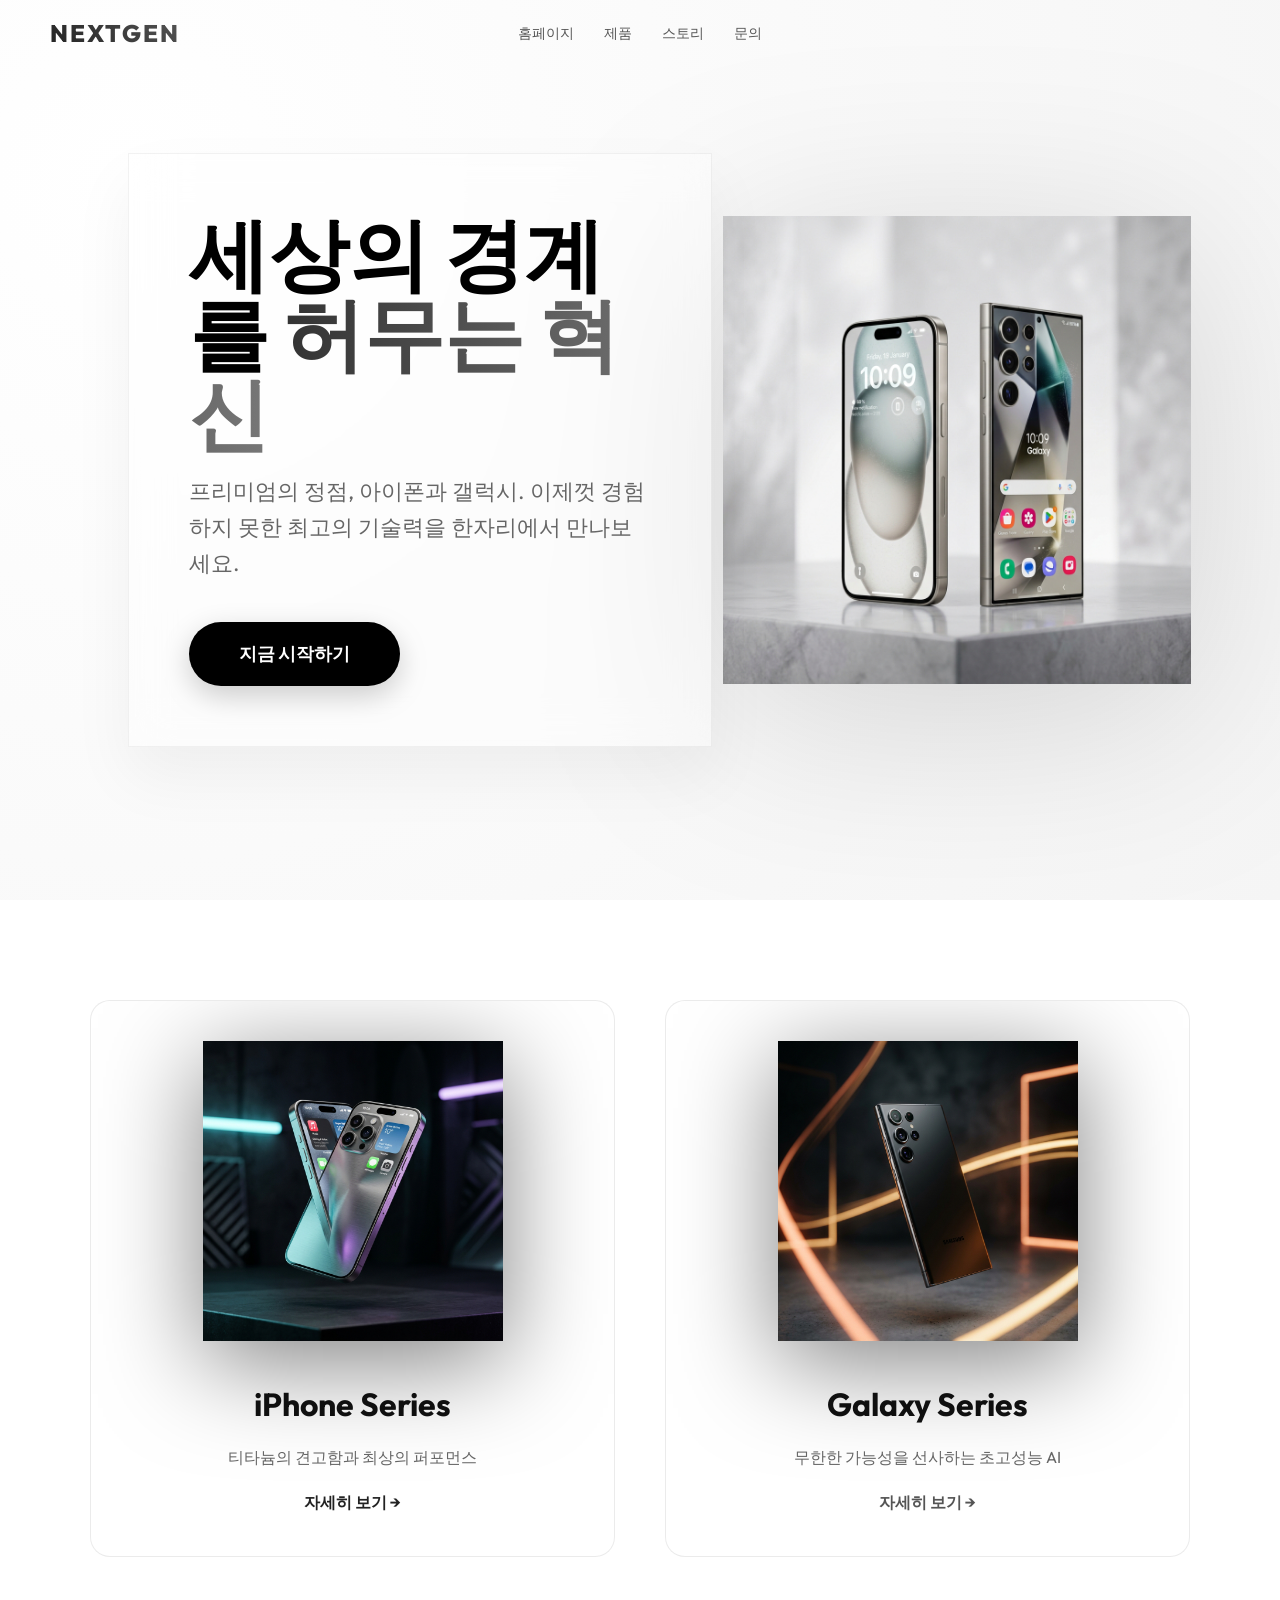
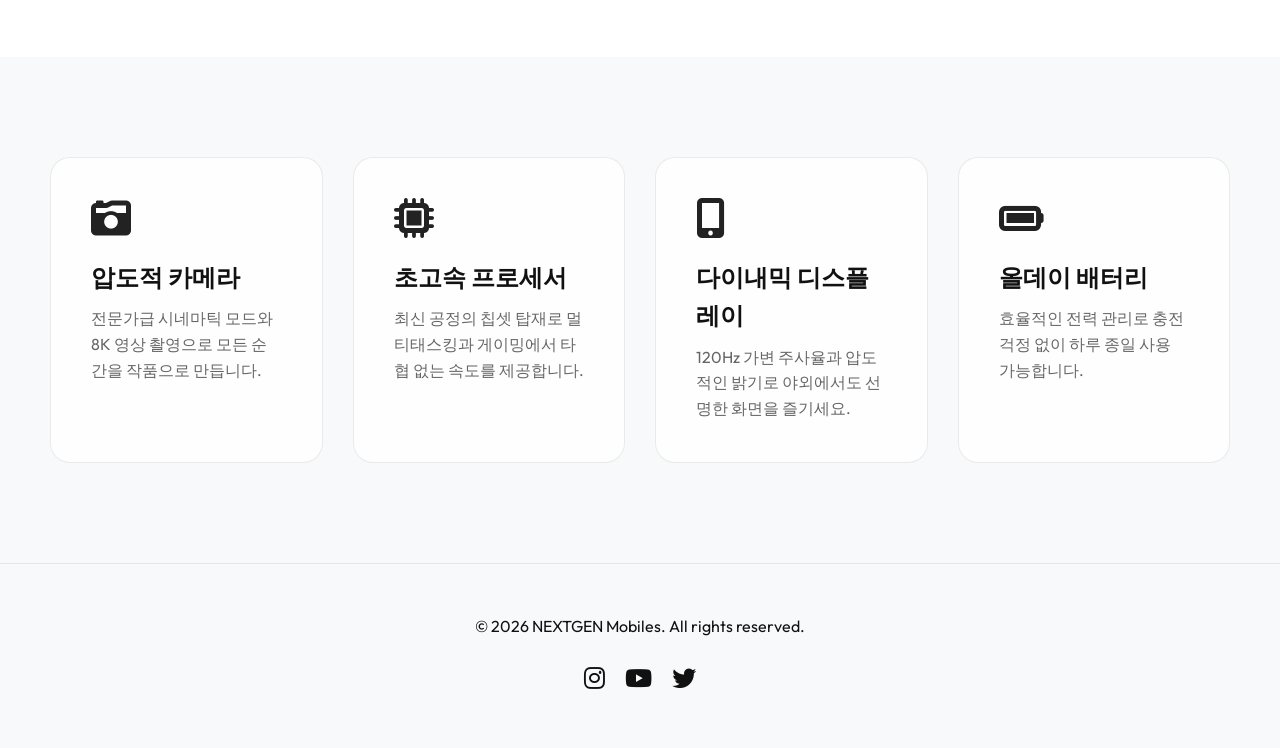
<file: index.html>
<!DOCTYPE html>
<html lang="ko">
<head>
    <meta charset="UTF-8">
    <meta name="viewport" content="width=device-width, initial-scale=1.0">
    <title>NextGen Smartphones | 프리미엄 랜딩 페이지</title>
    <meta name="description" content="아이폰과 갤럭시, 당신의 선택은? 최첨단 기술과 디자인의 조화.">
    <link rel="stylesheet" href="style.css">
    <!-- Font Awesome for Icons -->
    <link rel="stylesheet" href="https://cdnjs.cloudflare.com/ajax/libs/font-awesome/6.4.0/css/all.min.css">
</head>
<body>

    <!-- Navigation -->
    <nav id="navbar">
        <div class="logo">NEXTGEN</div>
        <ul class="nav-links">
            <li><a href="#home">홈페이지</a></li>
            <li><a href="#products">제품</a></li>
            <li><a href="#story">스토리</a></li>
            <li><a href="#contact">문의</a></li>
        </ul>
    </nav>

    <!-- Hero Section Redesign -->
    <section class="hero" id="home">
        <div class="hero-container">
            <div class="hero-content reveal">
                <h1>세상의 경계를 <span>허무는 혁신</span></h1>
                <p>프리미엄의 정점, 아이폰과 갤럭시. 이제껏 경험하지 못한 최고의 기술력을 한자리에서 만나보세요.</p>
                <a href="#products" class="cta-btn">지금 시작하기</a>
            </div>
            <div class="hero-image reveal">
                <img src="assets/hero_duo.png" alt="Premium Duo Smartphones">
            </div>
        </div>
    </section>

    <!-- Products Section -->
    <section class="products" id="products">
        <div class="product-card glass reveal">
            <img src="assets/iphone.png" alt="iPhone Premium">
            <h2>iPhone Series</h2>
            <p style="color: var(--text-muted); margin-bottom: 20px;">티타늄의 견고함과 최상의 퍼포먼스</p>
            <span style="color: var(--primary); font-weight: 600;">자세히 보기 &rarr;</span>
        </div>
        <div class="product-card glass reveal">
            <img src="assets/galaxy.png" alt="Galaxy Premium">
            <h2>Galaxy Series</h2>
            <p style="color: var(--text-muted); margin-bottom: 20px;">무한한 가능성을 선사하는 초고성능 AI</p>
            <span style="color: var(--secondary); font-weight: 600;">자세히 보기 &rarr;</span>
        </div>
    </section>

    <!-- Advantages Section -->
    <section class="advantages" id="story">
        <div class="advantages-grid">
            <div class="adv-item glass reveal">
                <i class="fas fa-camera-retro"></i>
                <h3>압도적 카메라</h3>
                <p>전문가급 시네마틱 모드와 8K 영상 촬영으로 모든 순간을 작품으로 만듭니다.</p>
            </div>
            <div class="adv-item glass reveal">
                <i class="fas fa-microchip"></i>
                <h3>초고속 프로세서</h3>
                <p>최신 공정의 칩셋 탑재로 멀티태스킹과 게이밍에서 타협 없는 속도를 제공합니다.</p>
            </div>
            <div class="adv-item glass reveal">
                <i class="fas fa-mobile-alt"></i>
                <h3>다이내믹 디스플레이</h3>
                <p>120Hz 가변 주사율과 압도적인 밝기로 야외에서도 선명한 화면을 즐기세요.</p>
            </div>
            <div class="adv-item glass reveal">
                <i class="fas fa-battery-full"></i>
                <h3>올데이 배터리</h3>
                <p>효율적인 전력 관리로 충전 걱정 없이 하루 종일 사용 가능합니다.</p>
            </div>
        </div>
    </section>

    <!-- Footer / Contact -->
    <footer style="padding: 50px; text-align: center; border-top: 1px solid var(--glass-border); background: var(--bg-offset);" id="contact">
        <p>&copy; 2026 NEXTGEN Mobiles. All rights reserved.</p>
        <div style="margin-top: 20px; display: flex; justify-content: center; gap: 20px;">
            <a href="#" style="color: var(--text-main); font-size: 1.5rem;"><i class="fab fa-instagram"></i></a>
            <a href="#" style="color: var(--text-main); font-size: 1.5rem;"><i class="fab fa-youtube"></i></a>
            <a href="#" style="color: var(--text-main); font-size: 1.5rem;"><i class="fab fa-twitter"></i></a>
        </div>
    </footer>

    <script src="script.js"></script>
</body>
</html>
</file>
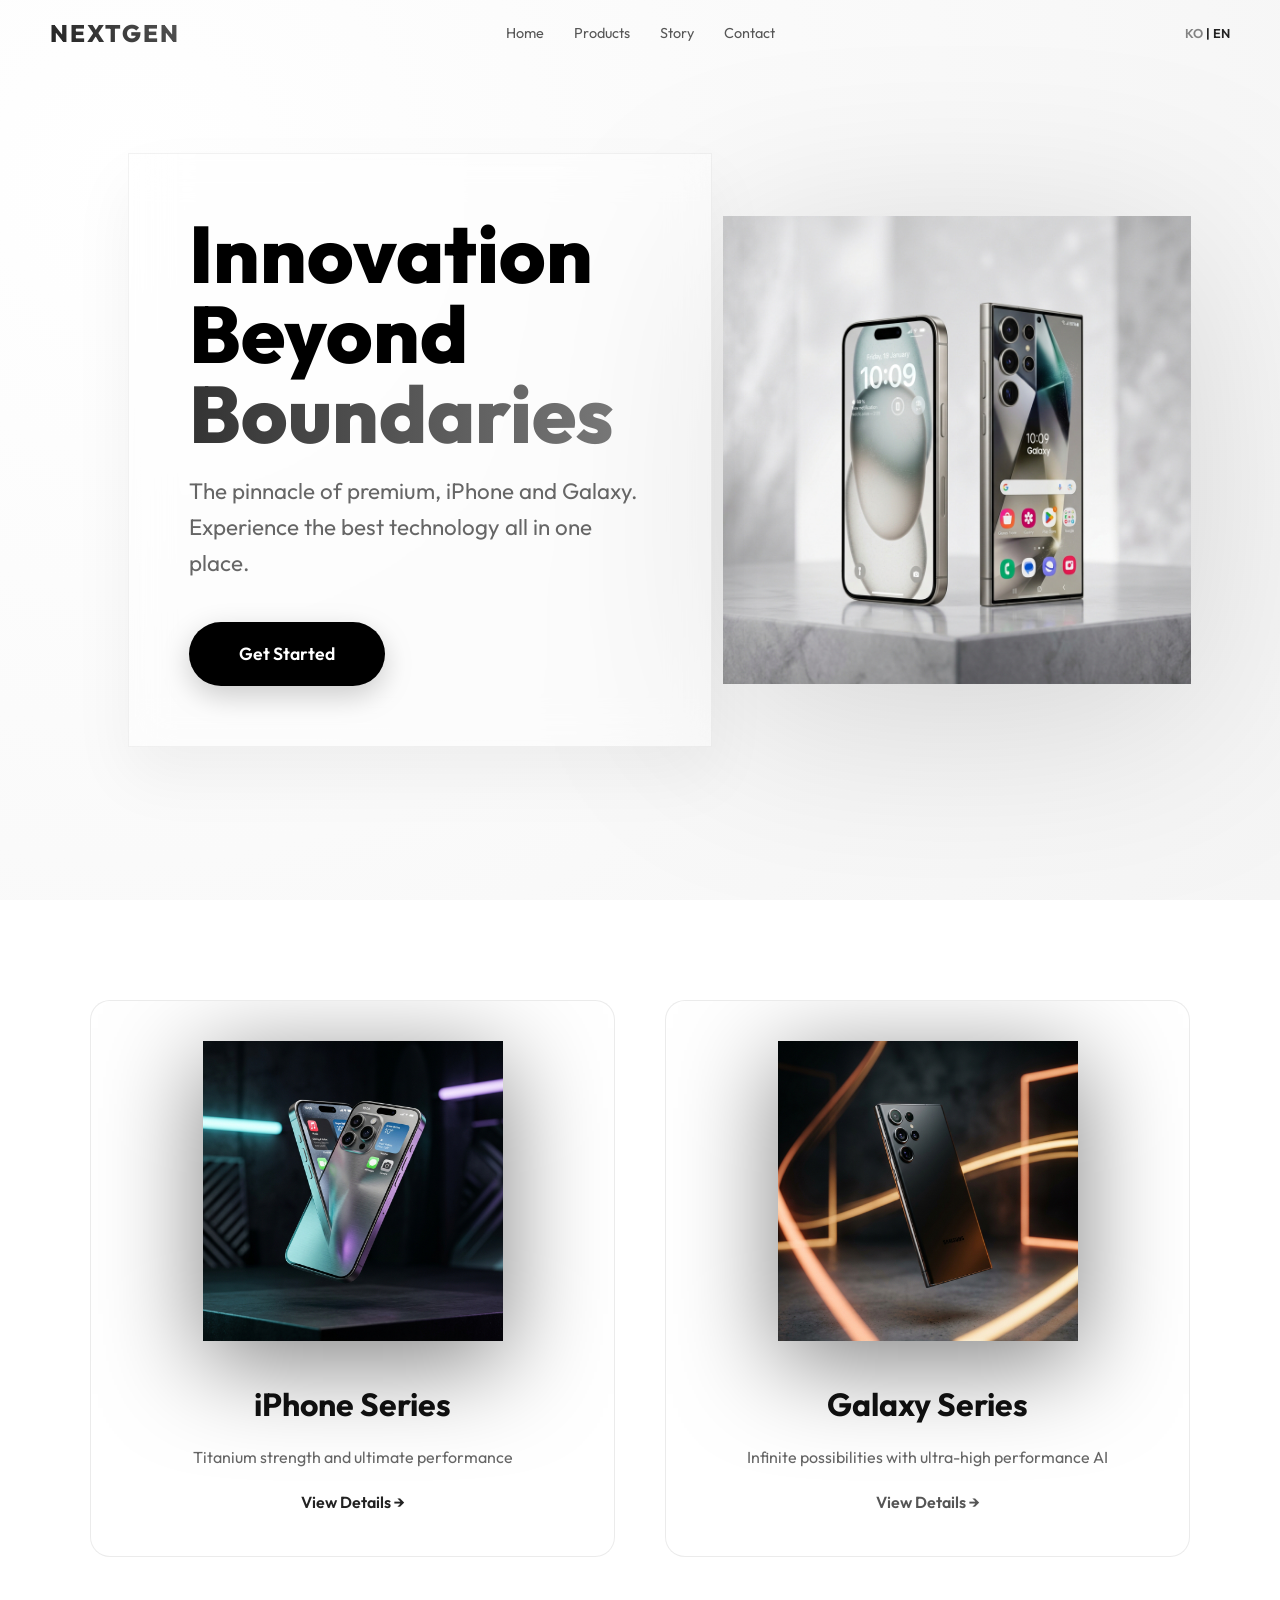
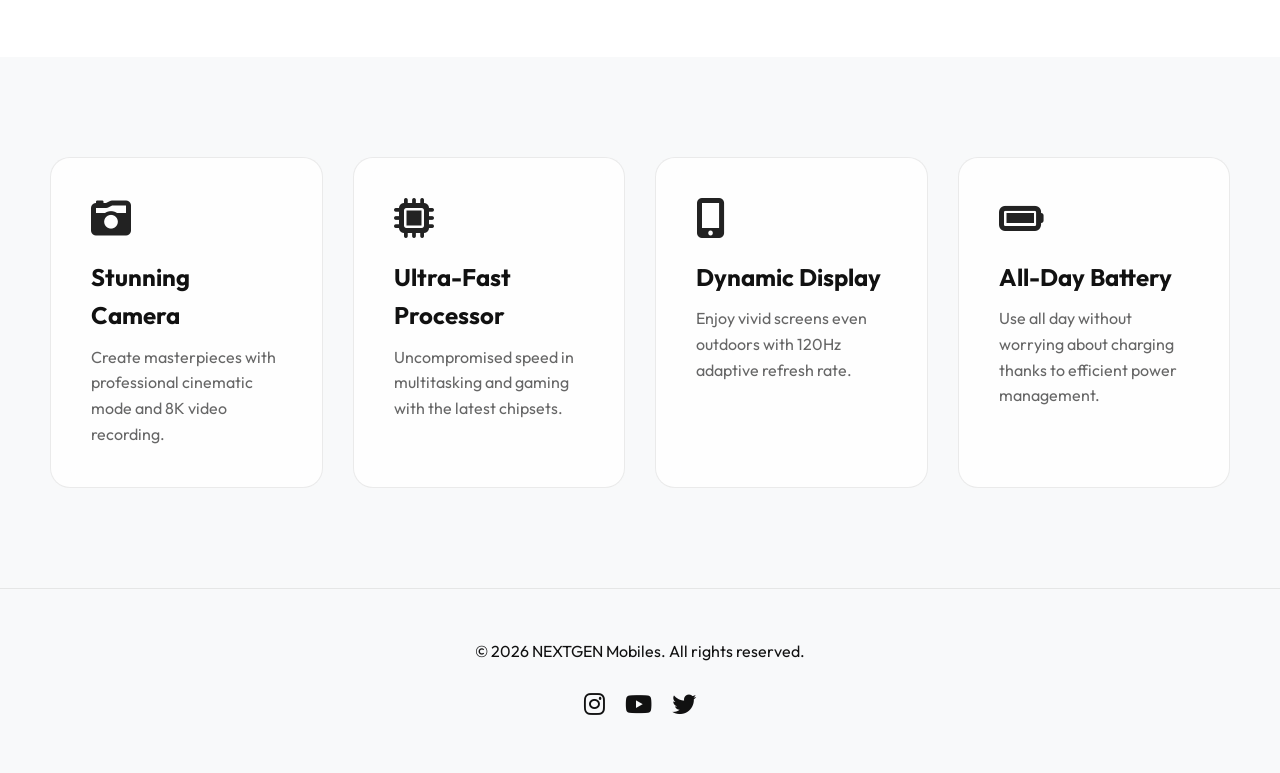
<file: index_en.html>
<!DOCTYPE html>
<html lang="en">
<head>
    <meta charset="UTF-8">
    <meta name="viewport" content="width=device-width, initial-scale=1.0">
    <title>NextGen Smartphones | Premium Landing Page</title>
    <meta name="description" content="iPhone or Galaxy, what's your choice? Experience the blend of cutting-edge technology and design.">
    <link rel="stylesheet" href="style.css">
    <!-- Font Awesome for Icons -->
    <link rel="stylesheet" href="https://cdnjs.cloudflare.com/ajax/libs/font-awesome/6.4.0/css/all.min.css">
</head>
<body>

    <!-- Navigation -->
    <nav id="navbar">
        <div class="logo">NEXTGEN</div>
        <ul class="nav-links">
            <li><a href="#home">Home</a></li>
            <li><a href="#products">Products</a></li>
            <li><a href="#story">Story</a></li>
            <li><a href="#contact">Contact</a></li>
        </ul>
        <div class="lang-switch">
            <a href="index.html">KO</a> | <a href="index_en.html" class="active">EN</a>
        </div>
    </nav>

    <!-- Hero Section Redesign -->
    <section class="hero" id="home">
        <div class="hero-container">
            <div class="hero-content reveal">
                <h1>Innovation Beyond <span>Boundaries</span></h1>
                <p>The pinnacle of premium, iPhone and Galaxy. Experience the best technology all in one place.</p>
                <a href="#products" class="cta-btn">Get Started</a>
            </div>
            <div class="hero-image reveal">
                <img src="assets/hero_duo.png" alt="Premium Duo Smartphones">
            </div>
        </div>
    </section>

    <!-- Products Section -->
    <section class="products" id="products">
        <div class="product-card glass reveal">
            <img src="assets/iphone.png" alt="iPhone Premium">
            <h2>iPhone Series</h2>
            <p style="color: var(--text-muted); margin-bottom: 20px;">Titanium strength and ultimate performance</p>
            <span style="color: var(--primary); font-weight: 600;">View Details &rarr;</span>
        </div>
        <div class="product-card glass reveal">
            <img src="assets/galaxy.png" alt="Galaxy Premium">
            <h2>Galaxy Series</h2>
            <p style="color: var(--text-muted); margin-bottom: 20px;">Infinite possibilities with ultra-high performance AI</p>
            <span style="color: var(--secondary); font-weight: 600;">View Details &rarr;</span>
        </div>
    </section>

    <!-- Advantages Section -->
    <section class="advantages" id="story">
        <div class="advantages-grid">
            <div class="adv-item glass reveal">
                <i class="fas fa-camera-retro"></i>
                <h3>Stunning Camera</h3>
                <p>Create masterpieces with professional cinematic mode and 8K video recording.</p>
            </div>
            <div class="adv-item glass reveal">
                <i class="fas fa-microchip"></i>
                <h3>Ultra-Fast Processor</h3>
                <p>Uncompromised speed in multitasking and gaming with the latest chipsets.</p>
            </div>
            <div class="adv-item glass reveal">
                <i class="fas fa-mobile-alt"></i>
                <h3>Dynamic Display</h3>
                <p>Enjoy vivid screens even outdoors with 120Hz adaptive refresh rate.</p>
            </div>
            <div class="adv-item glass reveal">
                <i class="fas fa-battery-full"></i>
                <h3>All-Day Battery</h3>
                <p>Use all day without worrying about charging thanks to efficient power management.</p>
            </div>
        </div>
    </section>

    <!-- Footer / Contact -->
    <footer style="padding: 50px; text-align: center; border-top: 1px solid var(--glass-border); background: var(--bg-offset);" id="contact">
        <p>&copy; 2026 NEXTGEN Mobiles. All rights reserved.</p>
        <div style="margin-top: 20px; display: flex; justify-content: center; gap: 20px;">
            <a href="#" style="color: var(--text-main); font-size: 1.5rem;"><i class="fab fa-instagram"></i></a>
            <a href="#" style="color: var(--text-main); font-size: 1.5rem;"><i class="fab fa-youtube"></i></a>
            <a href="#" style="color: var(--text-main); font-size: 1.5rem;"><i class="fab fa-twitter"></i></a>
        </div>
    </footer>

    <script src="script.js"></script>
</body>
</html>
</file>
<file: style.css>
@import url('https://fonts.googleapis.com/css2?family=Outfit:wght@300;400;600;800&display=swap');

:root {
    --primary: #222222; /* Sleek black for primary */
    --secondary: #555555;
    --bg-light: #ffffff;
    --bg-offset: #f8f9fa;
    --glass-bg: rgba(255, 255, 255, 0.8);
    --glass-border: rgba(0, 0, 0, 0.08);
    --text-main: #111111;
    --text-muted: #666666;
    --font-main: 'Outfit', sans-serif;
}

* {
    margin: 0;
    padding: 0;
    box-sizing: border-box;
}

body {
    background-color: var(--bg-light);
    color: var(--text-main);
    font-family: var(--font-main);
    overflow-x: hidden;
    line-height: 1.6;
}

/* Glassmorphism Utility */
.glass {
    background: var(--glass-bg);
    backdrop-filter: blur(12px);
    -webkit-backdrop-filter: blur(12px);
    border: 1px solid var(--glass-border);
    border-radius: 20px;
}

/* Navigation */
nav {
    position: fixed;
    top: 0;
    width: 100%;
    padding: 20px 50px;
    display: flex;
    justify-content: center;
    align-items: center;
    z-index: 1000;
    transition: 0.3s;
}

nav.scrolled {
    background: rgba(255, 255, 255, 0.9);
    backdrop-filter: blur(10px);
    padding: 15px 50px;
    box-shadow: 0 5px 20px rgba(0,0,0,0.05);
}

.logo {
    position: absolute;
    left: 50px;
    font-size: 1.5rem;
    font-weight: 800;
    letter-spacing: 2px;
    background: linear-gradient(45deg, var(--primary), var(--secondary));
    -webkit-background-clip: text;
    -webkit-text-fill-color: transparent;
}

.nav-links {
    display: flex;
    gap: 30px;
    list-style: none;
}

.nav-links a {
    text-decoration: none;
    color: var(--text-main);
    font-weight: 400;
    font-size: 0.9rem;
    transition: 0.3s;
    opacity: 0.7;
}

.nav-links a:hover, .nav-links a.active {
    opacity: 1;
    color: var(--primary);
}

.lang-switch {
    position: absolute;
    right: 50px;
    font-size: 0.8rem;
    font-weight: 600;
}

.lang-switch a {
    text-decoration: none;
    color: var(--text-main);
    opacity: 0.5;
    transition: 0.3s;
}

.lang-switch a.active {
    opacity: 1;
    color: var(--primary);
}

/* Hero Section */
/* Hero Section Redesign */
.hero {
    height: 100vh;
    display: flex;
    align-items: center;
    justify-content: center;
    padding: 0 10%;
    background: radial-gradient(circle at 10% 20%, #ffffff 0%, #f5f5f5 100%);
    overflow: hidden;
}

.hero-container {
    display: grid;
    grid-template-columns: 1.2fr 0.8fr;
    gap: 50px;
    align-items: center;
    max-width: 1400px;
    width: 100%;
}

.hero-content {
    text-align: left;
    max-width: 650px;
    padding: 60px;
    z-index: 2;
    background: rgba(255, 255, 255, 0.4);
    backdrop-filter: blur(20px);
    border: 1px solid rgba(0, 0, 0, 0.05);
    box-shadow: 0 30px 60px rgba(0,0,0,0.05);
}

.hero h1 {
    font-size: 5rem;
    font-weight: 800;
    margin-bottom: 20px;
    line-height: 1;
    color: #000;
}

.hero h1 span {
    display: inline;
    background: linear-gradient(90deg, #333, #777);
    -webkit-background-clip: text;
    -webkit-text-fill-color: transparent;
}

.hero p {
    font-size: 1.4rem;
    color: var(--text-muted);
    margin-bottom: 40px;
}

.hero-image {
    position: relative;
    display: flex;
    justify-content: center;
    align-items: center;
}

.hero-image img {
    width: 120%;
    height: auto;
    filter: drop-shadow(0 30px 100px rgba(0,0,0,0.15));
    animation: float 6s ease-in-out infinite;
}

@keyframes float {
    0% { transform: translateY(0px); }
    50% { transform: translateY(-20px); }
    100% { transform: translateY(0px); }
}

.cta-btn {
    display: inline-block;
    padding: 18px 50px;
    background: #000;
    color: #fff;
    text-decoration: none;
    font-weight: 600;
    font-size: 1.1rem;
    border-radius: 50px;
    transition: 0.3s;
    box-shadow: 0 10px 30px rgba(0,0,0,0.2);
}

.cta-btn:hover {
    transform: scale(1.05);
    box-shadow: 0 15px 40px rgba(0,0,0,0.3);
}

/* Product Section */
.products {
    padding: 100px 50px;
    display: grid;
    grid-template-columns: 1fr 1fr;
    gap: 50px;
    max-width: 1200px;
    margin: 0 auto;
}

.product-card {
    padding: 40px;
    text-align: center;
    transition: 0.5s;
    position: relative;
    overflow: hidden;
}

.product-card:hover {
    transform: translateY(-10px);
    border-color: var(--primary);
    box-shadow: 0 20px 40px rgba(0,0,0,0.05);
}

.product-card img {
    width: 100%;
    max-width: 300px;
    height: auto;
    margin-bottom: 30px;
    filter: drop-shadow(0 20px 50px rgba(0,0,0,0.5));
}

.product-card h2 {
    font-size: 2rem;
    margin-bottom: 15px;
}

/* Advantages Section */
.advantages {
    padding: 100px 50px;
    background: var(--bg-offset);
}

.advantages-grid {
    display: grid;
    grid-template-columns: repeat(auto-fit, minmax(250px, 1fr));
    gap: 30px;
    max-width: 1200px;
    margin: 0 auto;
}

.adv-item {
    padding: 40px;
    text-align: left;
}

.adv-item i {
    font-size: 2.5rem;
    margin-bottom: 20px;
    color: var(--primary);
}

.adv-item h3 {
    font-size: 1.5rem;
    margin-bottom: 10px;
}

.adv-item p {
    color: var(--text-muted);
}

/* Animations */
.reveal {
    opacity: 0;
    transform: translateY(30px);
    transition: 1s all ease;
}

.reveal.active {
    opacity: 1;
    transform: translateY(0);
}

/* Responsive Refinement */
@media (max-width: 1200px) {
    .hero h1 {
        font-size: 4rem;
    }
}

@media (max-width: 992px) {
    .hero-container {
        grid-template-columns: 1fr;
        text-align: center;
        gap: 30px;
    }
    .hero-content {
        text-align: center;
        margin: 0 auto;
        padding: 40px 20px;
    }
    .hero h1 {
        font-size: 3.5rem;
    }
    .hero-image img {
        width: 80%;
    }
}

@media (max-width: 768px) {
    nav {
        padding: 15px 20px;
    }
    .logo {
        left: 20px;
        font-size: 1.2rem;
    }
    .lang-switch {
        right: 20px;
    }
    .nav-links {
        display: none; /* Can be replaced with a hamburger menu if needed */
    }
    .hero h1 {
        font-size: 2.8rem;
    }
    .products {
        grid-template-columns: 1fr;
        padding: 50px 20px;
    }
    .advantages {
        padding: 50px 20px;
    }
}

@media (max-width: 480px) {
    .hero h1 {
        font-size: 2.2rem;
    }
    .hero p {
        font-size: 1.1rem;
    }
    .cta-btn {
        padding: 15px 30px;
        font-size: 1rem;
    }
}
</file>
